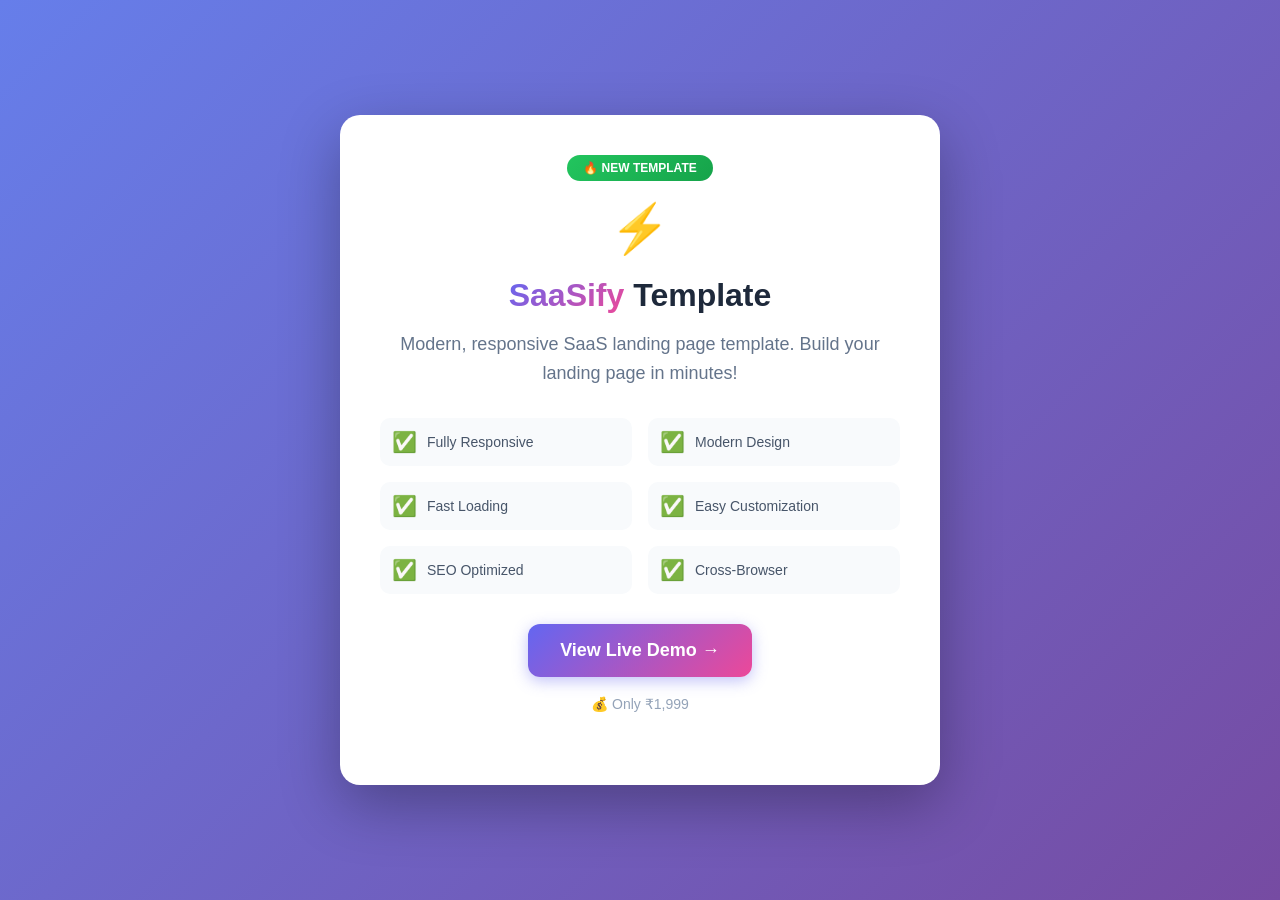
<file: preview.html>
<!DOCTYPE html>
<html lang="en">
<head>
    <meta charset="UTF-8">
    <meta name="viewport" content="width=device-width, initial-scale=1.0">
    <title>SaaSify - Template Preview</title>
    <style>
        * {
            margin: 0;
            padding: 0;
            box-sizing: border-box;
        }
        
        body {
            font-family: 'Segoe UI', Tahoma, Geneva, Verdana, sans-serif;
            background: linear-gradient(135deg, #667eea 0%, #764ba2 100%);
            min-height: 100vh;
            display: flex;
            align-items: center;
            justify-content: center;
            padding: 20px;
        }
        
        .preview-card {
            background: white;
            border-radius: 20px;
            padding: 40px;
            max-width: 600px;
            text-align: center;
            box-shadow: 0 20px 60px rgba(0,0,0,0.3);
        }
        
        .logo {
            font-size: 48px;
            margin-bottom: 20px;
        }
        
        h1 {
            font-size: 32px;
            color: #1e293b;
            margin-bottom: 16px;
        }
        
        .gradient-text {
            background: linear-gradient(135deg, #6366f1 0%, #ec4899 100%);
            -webkit-background-clip: text;
            -webkit-text-fill-color: transparent;
            background-clip: text;
        }
        
        p {
            color: #64748b;
            font-size: 18px;
            line-height: 1.6;
            margin-bottom: 30px;
        }
        
        .features {
            display: grid;
            grid-template-columns: repeat(2, 1fr);
            gap: 16px;
            margin-bottom: 30px;
            text-align: left;
        }
        
        .feature {
            display: flex;
            align-items: center;
            gap: 10px;
            padding: 12px;
            background: #f8fafc;
            border-radius: 10px;
        }
        
        .feature-icon {
            font-size: 20px;
        }
        
        .feature-text {
            font-size: 14px;
            color: #475569;
        }
        
        .btn {
            display: inline-block;
            padding: 16px 32px;
            font-size: 18px;
            font-weight: 600;
            text-decoration: none;
            border-radius: 12px;
            transition: all 0.3s ease;
        }
        
        .btn-primary {
            background: linear-gradient(135deg, #6366f1 0%, #ec4899 100%);
            color: white;
            box-shadow: 0 4px 15px rgba(99, 102, 241, 0.4);
        }
        
        .btn-primary:hover {
            transform: translateY(-3px);
            box-shadow: 0 6px 20px rgba(99, 102, 241, 0.5);
        }
        
        .price {
            font-size: 14px;
            color: #94a3b8;
            margin-top: 16px;
        }
        
        .badge {
            display: inline-block;
            padding: 6px 16px;
            background: linear-gradient(135deg, #22c55e 0%, #16a34a 100%);
            color: white;
            font-size: 12px;
            font-weight: 600;
            border-radius: 20px;
            margin-bottom: 20px;
        }
    </style>
</head>
<body>
    <div class="preview-card">
        <div class="badge">🔥 NEW TEMPLATE</div>
        <div class="logo">⚡</div>
        <h1><span class="gradient-text">SaaSify</span> Template</h1>
        <p>Modern, responsive SaaS landing page template. Build your landing page in minutes!</p>
        
        <div class="features">
            <div class="feature">
                <span class="feature-icon">✅</span>
                <span class="feature-text">Fully Responsive</span>
            </div>
            <div class="feature">
                <span class="feature-icon">✅</span>
                <span class="feature-text">Modern Design</span>
            </div>
            <div class="feature">
                <span class="feature-icon">✅</span>
                <span class="feature-text">Fast Loading</span>
            </div>
            <div class="feature">
                <span class="feature-icon">✅</span>
                <span class="feature-text">Easy Customization</span>
            </div>
            <div class="feature">
                <span class="feature-icon">✅</span>
                <span class="feature-text">SEO Optimized</span>
            </div>
            <div class="feature">
                <span class="feature-icon">✅</span>
                <span class="feature-text">Cross-Browser</span>
            </div>
        </div>
        
        <a href="index.html" class="btn btn-primary">View Live Demo →</a>
        <p class="price">💰 Only ₹1,999</p>
    </div>
</body>
</html>
</file>
